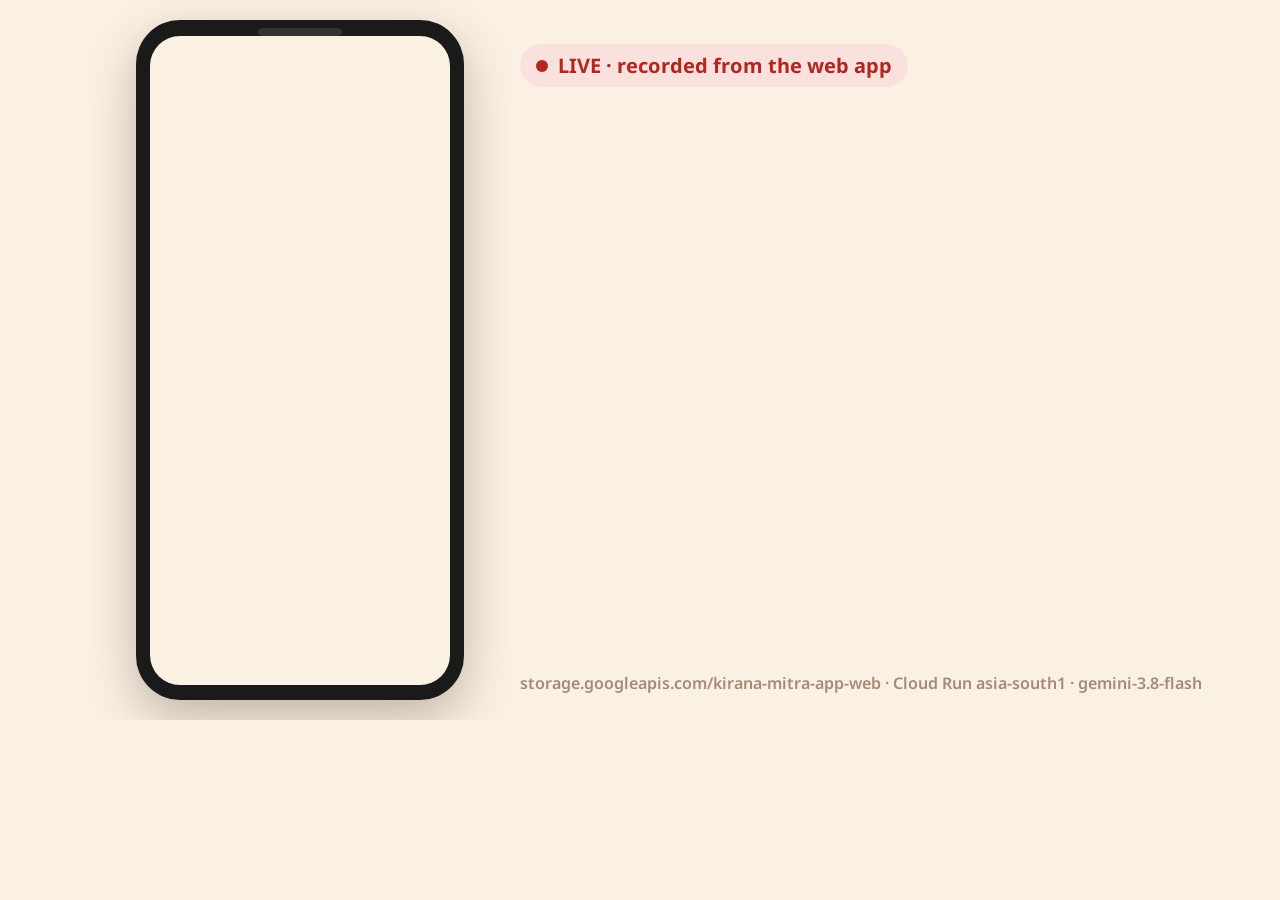
<file: tools/video/pages/backdrop.html>
<!doctype html><html><head><meta charset="utf-8"><title>Backdrop</title><link rel="stylesheet" href="common.css">
<style>
.frame { position: absolute; left: 136px; top: 20px; width: 328px; height: 680px; border-radius: 44px; background: #1A1A1A; box-shadow: 0 18px 50px rgba(42,26,16,.28); }
.frame::after { content: ""; position: absolute; left: 122px; top: 8px; width: 84px; height: 8px; border-radius: 4px; background: #333; }
.screen { position: absolute; left: 150px; top: 36px; width: 300px; height: 649px; border-radius: 30px; background: #FBF1E2; }
.panel { position: absolute; left: 520px; top: 96px; width: 700px; }
.panel h1 { font-size: 46px; margin-top: 16px; line-height: 1.1; } .panel h1 span { color: var(--saffron); }
.panel ul { list-style: none; margin-top: 22px; }
.panel li { font-size: 24px; line-height: 1.35; padding: 8px 0 8px 36px; position: relative; color: var(--ink2); font-weight: 600; }
.panel li::before { content: ""; position: absolute; left: 6px; top: 18px; width: 14px; height: 14px; border-radius: 50%; background: var(--saffron); }
.url { position: absolute; left: 520px; bottom: 26px; font-size: 16px; color: var(--ink-faint); font-weight: 600; }
.step { position: absolute; left: 520px; top: 44px; display: flex; gap: 12px; align-items: center; }
.step .n { font-size: 15px; font-weight: 700; color: var(--ink-faint); letter-spacing: 1px; text-transform: uppercase; }
</style></head><body><div class="stage">
<div class="frame"></div><div class="screen"></div>
<div class="step"><span class="badge live">LIVE · recorded from the web app</span><span class="n" id="step"></span></div>
<div class="panel"><h1 id="title"></h1><ul id="bullets"></ul></div>
<div class="url">storage.googleapis.com/kirana-mitra-app-web · Cloud Run asia-south1 · gemini-3.8-flash</div>
<script>
(function () { var D = window.DATA || {};
  document.getElementById('title').innerHTML = D.title || '';
  document.getElementById('step').textContent = D.step || '';
  var ul = document.getElementById('bullets'); (D.bullets || []).forEach(function (b) { var li = document.createElement('li'); li.innerHTML = b; ul.appendChild(li); });
})();
</script>
</div></body></html>
</file>
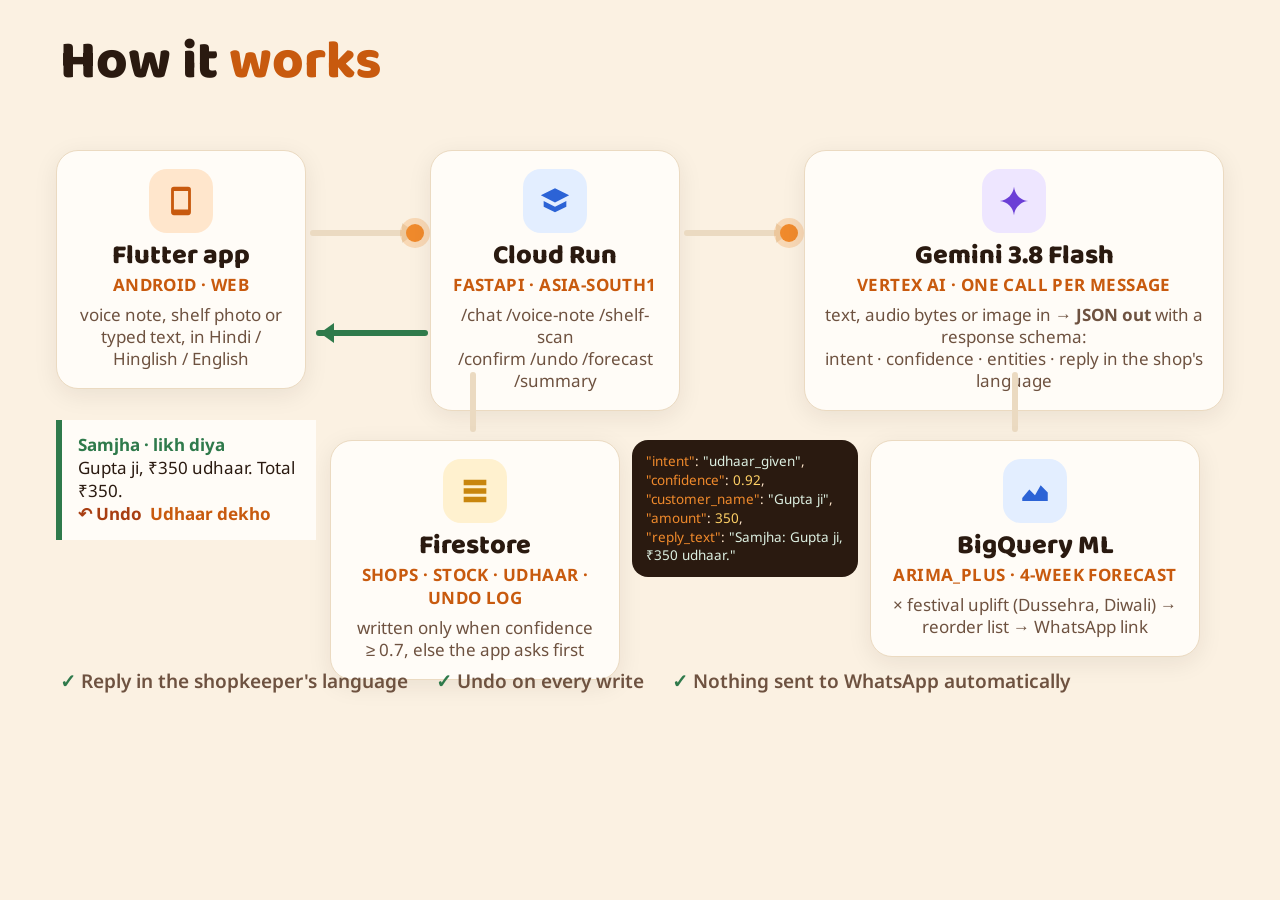
<file: tools/video/pages/howitworks.html>
<!doctype html><html><head><meta charset="utf-8"><title>How it works</title><link rel="stylesheet" href="common.css">
<style>
h1.t { position: absolute; left: 60px; top: 34px; font-size: 54px; }
h1.t span { color: var(--saffron); }
.node { position: absolute; width: 250px; padding: 18px 20px; text-align: center; }
.node .ic { width: 64px; height: 64px; margin: 0 auto 8px; border-radius: 18px; display: grid; place-items: center; }
.node .nm { font-family: "Baloo 2"; font-weight: 800; font-size: 27px; line-height: 1.1; }
.node .sv { font-size: 17px; font-weight: 700; color: var(--saffron); margin-top: 2px; letter-spacing: .4px; text-transform: uppercase; }
.node .ds { font-size: 17px; color: var(--ink-soft); margin-top: 8px; line-height: 1.3; }
.arrow { position: absolute; height: 6px; background: var(--sand); border-radius: 3px; transform-origin: left center; animation: grow .7s ease-out both; animation-delay: var(--d); }
.arrow::after { content: ""; position: absolute; right: -6px; top: -7px; border: 10px solid transparent; border-left: 14px solid var(--sand); }
.arrow.back { background: var(--leaf); } .arrow.back::after { border-left-color: var(--leaf); }
.dot { position: absolute; width: 18px; height: 18px; border-radius: 50%; background: var(--saffron-bright); box-shadow: 0 0 0 6px rgba(240,138,44,.25); animation: travel 1.1s ease-in-out both; animation-delay: var(--d); }
@keyframes grow { from { transform: scaleX(0); opacity: 0; } to { transform: scaleX(1); opacity: 1; } }
@keyframes travel { from { transform: translateX(0); opacity: 1; } to { transform: translateX(var(--dx)); opacity: 1; } }
.json { position: absolute; left: 632px; top: 440px; width: 226px; padding: 12px 14px; background: var(--ink2); color: #FFE6CC; font-size: 13.5px; line-height: 1.4; border-radius: 16px; word-break: break-word; }
.json .k { color: #F08A2C; } .json .s { color: #DDF0E2; } .json .n { color: #FFD166; }
.reply { position: absolute; left: 56px; top: 420px; width: 260px; padding: 14px 16px; background: var(--paper); border-left: 6px solid var(--leaf); font-size: 17px; line-height: 1.35; }
.reply b { color: var(--leaf); }
.foot { position: absolute; left: 60px; bottom: 26px; right: 60px; display: flex; gap: 28px; font-size: 19px; color: var(--ink-soft); font-weight: 600; }
.foot span::before { content: "✓ "; color: var(--leaf); }
.arrowl { position: absolute; height: 6px; background: var(--leaf); border-radius: 3px; transform-origin: right center; animation: grow .7s ease-out both; animation-delay: var(--d); }
.arrowl::before { content: ""; position: absolute; left: -6px; top: -7px; border: 10px solid transparent; border-right: 14px solid var(--leaf); }
.vline { position: absolute; width: 6px; background: var(--sand); border-radius: 3px; transform-origin: top center; animation: growy .6s ease-out both; animation-delay: var(--d); }
@keyframes growy { from { transform: scaleY(0); } to { transform: scaleY(1); } }
</style></head><body><div class="stage">
<h1 class="t a" style="--d:.3s">How it <span>works</span></h1>

<div class="node card a" style="--d:1.2s;left:56px;top:150px">
  <div class="ic" style="background:var(--saffron-tint)"><svg width="34" height="34" viewBox="0 0 24 24" fill="#C85A0E"><path d="M7 2h10a2 2 0 0 1 2 2v16a2 2 0 0 1-2 2H7a2 2 0 0 1-2-2V4a2 2 0 0 1 2-2zm0 3v13h10V5H7zm4 15h2v1h-2z"/></svg></div>
  <div class="nm">Flutter app</div><div class="sv">Android · Web</div>
  <div class="ds">voice note, shelf photo or typed text, in Hindi / Hinglish / English</div>
</div>

<div class="arrow" style="--d:2.6s;left:310px;top:230px;width:110px"></div>
<div class="dot" style="--d:2.9s;--dx:100px;left:306px;top:224px"></div>

<div class="node card a" style="--d:3.6s;left:430px;top:150px">
  <div class="ic" style="background:#E3EEFF"><svg width="34" height="34" viewBox="0 0 24 24" fill="#2C63D6"><path d="M12 3 2 8l10 5 10-5-10-5zm-8 9v4l8 4 8-4v-4l-8 4-8-4z"/></svg></div>
  <div class="nm">Cloud Run</div><div class="sv">FastAPI · asia-south1</div>
  <div class="ds">/chat /voice-note /shelf-scan<br>/confirm /undo /forecast /summary</div>
</div>

<div class="arrow" style="--d:5.0s;left:684px;top:230px;width:110px"></div>
<div class="dot" style="--d:5.3s;--dx:100px;left:680px;top:224px"></div>

<div class="node card a" style="--d:6.0s;left:804px;top:150px;width:420px">
  <div class="ic" style="background:#EEE6FF"><svg width="34" height="34" viewBox="0 0 24 24" fill="#6B3FD6"><path d="M12 2c.6 5.4 4.6 9.4 10 10-5.4.6-9.4 4.6-10 10-.6-5.4-4.6-9.4-10-10 5.4-.6 9.4-4.6 10-10z"/></svg></div>
  <div class="nm">Gemini 3.8 Flash</div><div class="sv">Vertex AI · one call per message</div>
  <div class="ds a" style="--d:7.2s">text, audio bytes or image in → <b>JSON out</b> with a response schema:<br>intent · confidence · entities · reply in the shop's language</div>
</div>

<div class="json a" style="--d:9.2s"><span class="k">"intent"</span>: <span class="s">"udhaar_given"</span>,<br><span class="k">"confidence"</span>: <span class="n">0.92</span>,<br><span class="k">"customer_name"</span>: <span class="s">"Gupta ji"</span>,<br><span class="k">"amount"</span>: <span class="n">350</span>,<br><span class="k">"reply_text"</span>: <span class="s">"Samjha: Gupta ji, ₹350 udhaar."</span></div>

<div class="vline" style="--d:11.2s;left:470px;top:372px;height:60px"></div>
<div class="node card a" style="--d:11.8s;left:330px;top:440px;width:290px">
  <div class="ic" style="background:#FFF1CF"><svg width="34" height="34" viewBox="0 0 24 24" fill="#C8860E"><path d="M4 4h16v4H4zm0 6h16v4H4zm0 6h16v4H4z"/></svg></div>
  <div class="nm">Firestore</div><div class="sv">shops · stock · udhaar · undo log</div>
  <div class="ds">written only when confidence ≥ 0.7, else the app asks first</div>
</div>

<div class="vline" style="--d:13.6s;left:1012px;top:372px;height:60px"></div>
<div class="node card a" style="--d:14.2s;left:870px;top:440px;width:330px">
  <div class="ic" style="background:#E3EEFF"><svg width="34" height="34" viewBox="0 0 24 24" fill="#2C63D6"><path d="M3 17l5-6 4 4 4-7 5 5v6H3z"/></svg></div>
  <div class="nm">BigQuery ML</div><div class="sv">ARIMA_PLUS · 4-week forecast</div>
  <div class="ds">× festival uplift (Dussehra, Diwali) → reorder list → WhatsApp link</div>
</div>

<div class="arrowl" style="--d:16.6s;left:316px;top:330px;width:112px"></div>
<div class="reply a" style="--d:17.6s"><b>Samjha · likh diya</b><br>Gupta ji, ₹350 udhaar. Total ₹350.<br><span style="color:var(--terracotta);font-weight:700">↶ Undo</span>&nbsp;&nbsp;<span style="color:var(--saffron);font-weight:700">Udhaar dekho</span></div>

<div class="foot a" style="--d:19.6s"><span>Reply in the shopkeeper's language</span><span>Undo on every write</span><span>Nothing sent to WhatsApp automatically</span></div>
</div></body></html>
</file>
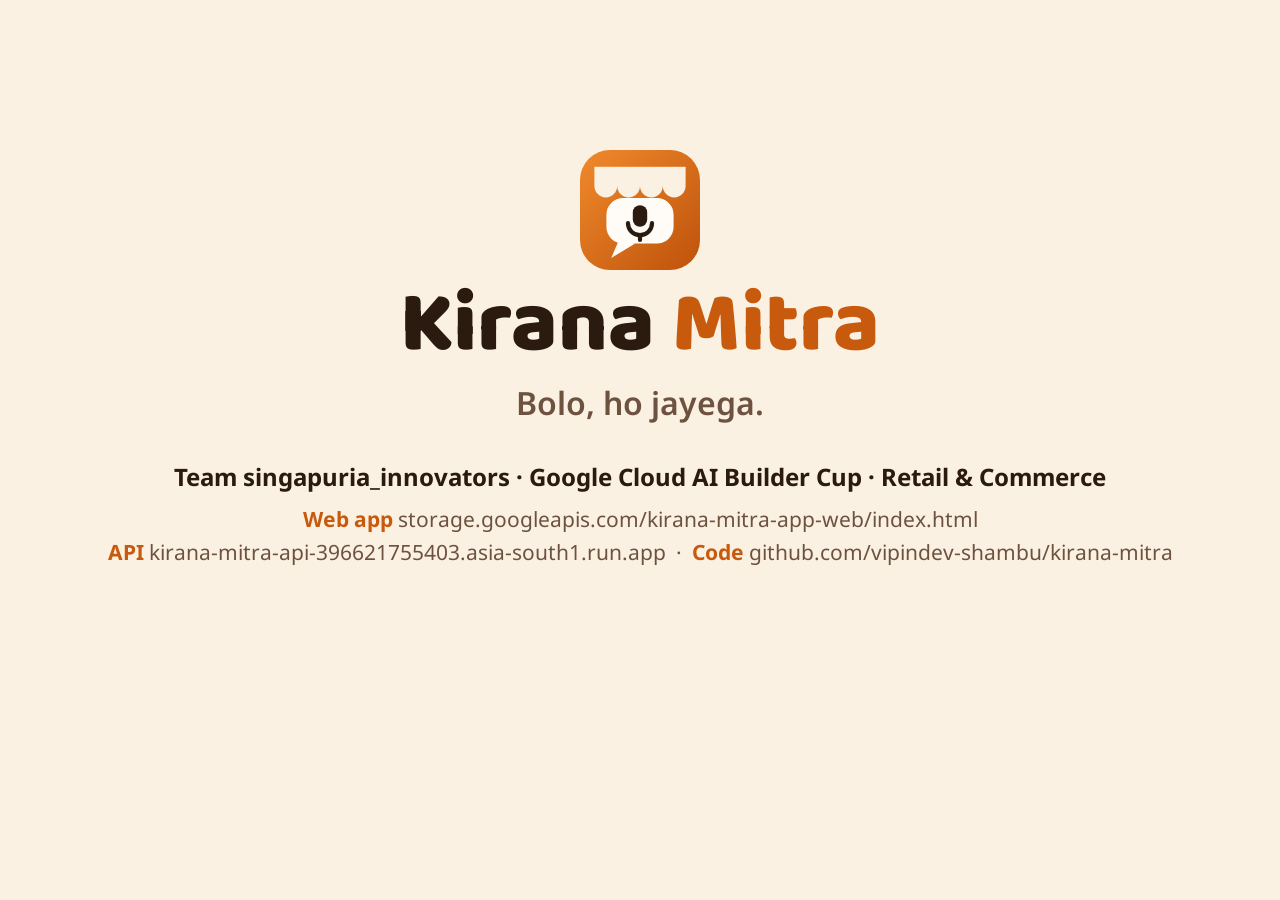
<file: tools/video/pages/results.html>
<!doctype html><html><head><meta charset="utf-8"><title>Results</title><link rel="stylesheet" href="common.css">
<style>
h1.t { position: absolute; left: 60px; top: 40px; font-size: 54px; } h1.t span { color: var(--saffron); }
.sub { position: absolute; left: 62px; top: 104px; font-size: 22px; color: var(--ink-soft); font-weight: 600; }
.tiles { position: absolute; left: 60px; top: 160px; width: 1160px; display: grid; grid-template-columns: repeat(3, 1fr); gap: 22px; }
.tile { padding: 24px 26px; min-height: 170px; }
.tile .big { font-family: "Baloo 2"; font-weight: 800; font-size: 72px; line-height: 1; color: var(--saffron); }
.tile .big small { font-size: 30px; color: var(--ink-soft); font-weight: 700; }
.tile .lb { font-size: 24px; font-weight: 700; margin-top: 6px; }
.tile .nt { font-size: 17px; color: var(--ink-soft); margin-top: 4px; }
.caveat { position: absolute; left: 60px; bottom: 34px; width: 1160px; font-size: 19px; color: var(--ink-soft); line-height: 1.35; }
.close { position: absolute; inset: 0; background: var(--cream); display: flex; flex-direction: column; align-items: center; justify-content: center; gap: 10px; }
.close .logo { width: 120px; height: 120px; }
.close h1 { font-size: 86px; } .close h1 span { color: var(--saffron); }
.close .tag { font-size: 32px; color: var(--ink-soft); font-weight: 600; }
.close .team { margin-top: 26px; font-size: 24px; font-weight: 700; color: var(--ink2); }
.close .links { font-size: 21px; color: var(--ink-soft); line-height: 1.6; text-align: center; }
.close .links b { color: var(--saffron); }
</style></head><body><div class="stage">
<h1 class="t a" style="--d:.3s">On our <span>test sets</span></h1>
<div class="sub a" style="--d:.7s">gemini-3.8-flash on Vertex AI · BigQuery ML · measured 2026-10-18 · docs/submission/performance-report.md</div>
<div class="tiles">
  <div class="tile card a" style="--d:1.2s"><div class="big"><span data-count="96.2" data-dec="1"></span><small>%</small></div><div class="lb">Intent accuracy</div><div class="nt">25 of 26 typed utterances · Hindi, Hinglish, English</div></div>
  <div class="tile card a" style="--d:2.0s"><div class="big"><span data-count="100"></span><small>%</small></div><div class="lb">Entity extraction</div><div class="nt">item, quantity, customer, amount · 26 of 26</div></div>
  <div class="tile card a" style="--d:2.8s"><div class="big"><span data-count="25"></span><small>/26</small></div><div class="lb">Shelf counts exact</div><div class="nt">5 shelf images, 144 units · recall 100%</div></div>
  <div class="tile card a" style="--d:3.6s"><div class="big"><span data-count="11.0" data-dec="1"></span><small>% WAPE</small></div><div class="lb">Forecast error</div><div class="nt">19.6% without the festival uplift · 14-day holdout, 40 items</div></div>
  <div class="tile card a" style="--d:4.4s"><div class="big"><span data-count="2.5" data-dec="1"></span><small>s p50</small></div><div class="lb">Reply time, text entry</div><div class="nt">shelf scan p50 9 s · long tail on the global endpoint</div></div>
  <div class="tile card a" style="--d:5.2s;background:var(--saffron-tint);border-color:var(--saffron-tint)"><div class="big" style="font-size:40px;line-height:1.15;color:var(--ink2)">Voice · photo · forecast · hisaab</div><div class="nt" style="margin-top:10px">all live on Cloud Run today</div></div>
</div>
<div class="caveat a" style="--d:6.4s"><b>Honest caveat:</b> synthetic sales history and synthetic shelf images, small samples (26 utterances, 5 images, one 14-day window), and 6 of the 26 utterances are also few-shot examples. Real shops will score lower; the report says so.</div>

<div class="close a fadein" style="--d:11.0s">
  <div class="logo a pop" style="--d:11.2s"><svg viewBox="0 0 100 100" xmlns="http://www.w3.org/2000/svg"><defs><linearGradient id="lg" x1="0" y1="0" x2="1" y2="1"><stop offset="0" stop-color="#F08A2C"/><stop offset="1" stop-color="#BE520B"/></linearGradient></defs><rect width="100" height="100" rx="25" fill="url(#lg)"/><rect x="12" y="14" width="76" height="16" fill="#FBF1E2"/><g fill="#FBF1E2"><path d="M12 30a9.5 9.5 0 0 0 19 0z"/><path d="M31 30a9.5 9.5 0 0 0 19 0z"/><path d="M50 30a9.5 9.5 0 0 0 19 0z"/><path d="M69 30a9.5 9.5 0 0 0 19 0z"/></g><rect x="22" y="40" width="56" height="38" rx="14" fill="#FFFCF7"/><path d="M32 76 26 90 46 78z" fill="#FFFCF7"/><rect x="44" y="46" width="12" height="18" rx="6" fill="#2A1A10"/><path d="M40 61a10 10 0 0 0 20 0" fill="none" stroke="#2A1A10" stroke-width="3.5" stroke-linecap="round"/><path d="M50 71v4" stroke="#2A1A10" stroke-width="3.5" stroke-linecap="round"/></svg></div>
  <h1 class="a" style="--d:11.5s">Kirana <span>Mitra</span></h1>
  <div class="tag a" style="--d:11.9s">Bolo, ho jayega.</div>
  <div class="team a" style="--d:12.5s">Team singapuria_innovators · Google Cloud AI Builder Cup · Retail &amp; Commerce</div>
  <div class="links a" style="--d:13.0s"><b>Web app</b> storage.googleapis.com/kirana-mitra-app-web/index.html<br><b>API</b> kirana-mitra-api-396621755403.asia-south1.run.app &nbsp;·&nbsp; <b>Code</b> github.com/vipindev-shambu/kirana-mitra</div>
</div>
<script>
// Count-up numbers are driven by the renderer through window.seek(t).
window.seek = function (t) {
  document.querySelectorAll('[data-count]').forEach(function (el) {
    var tile = el.closest('.tile'); var d = parseFloat(getComputedStyle(tile).getPropertyValue('--d')) || 0;
    // static: every frame shows the final value (a count-up read as "6/26" in a still)
    el.textContent = parseFloat(el.dataset.count).toFixed(parseInt(el.dataset.dec || '0'));
  });
};
window.seek(0);
</script>
</div></body></html>
</file>
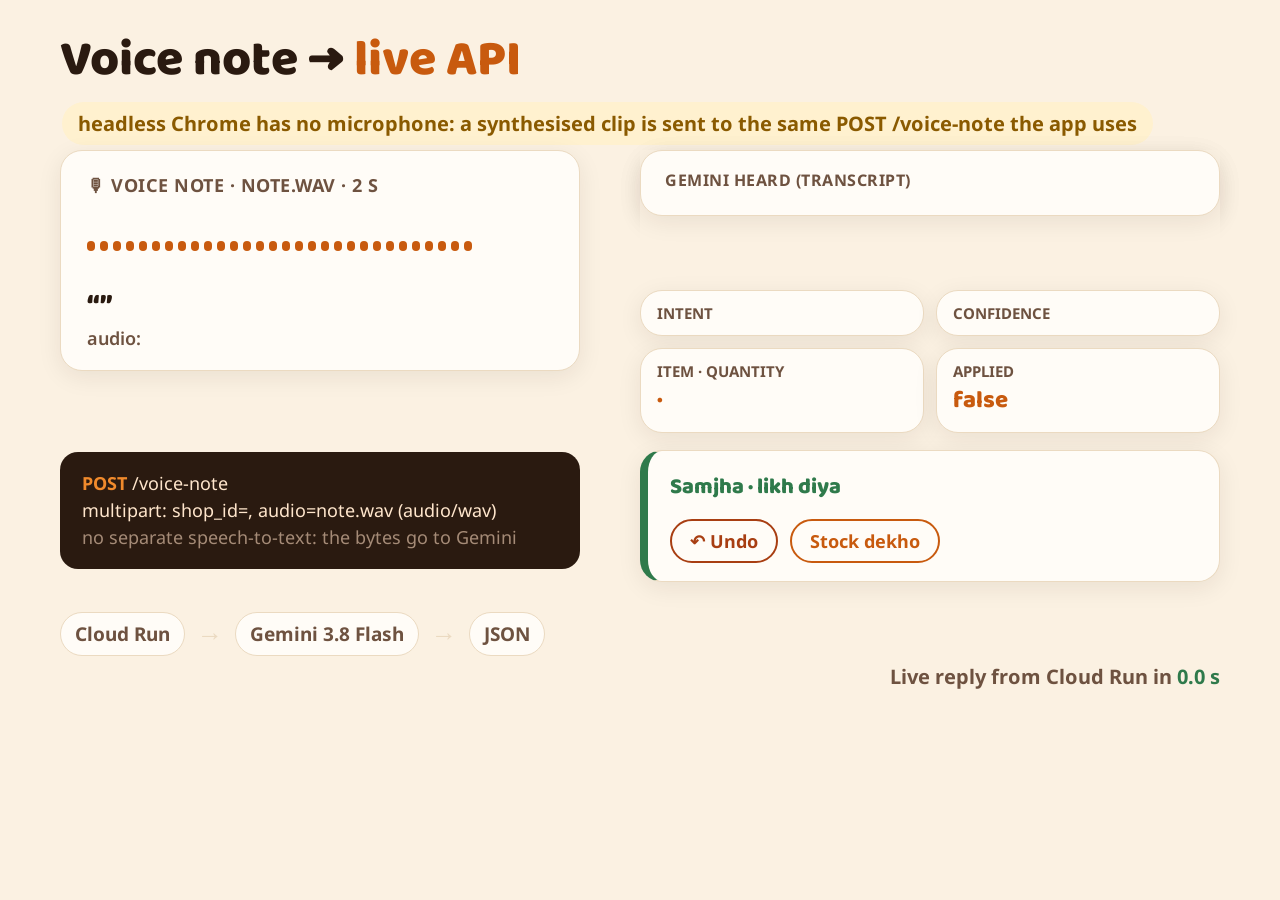
<file: tools/video/pages/voicecard.html>
<!doctype html><html><head><meta charset="utf-8"><title>Voice note</title><link rel="stylesheet" href="common.css">
<style>
h1.t { position: absolute; left: 60px; top: 34px; font-size: 50px; } h1.t span { color: var(--saffron); }
.note { position: absolute; left: 60px; top: 150px; width: 520px; padding: 22px 26px; }
.note .lb { font-size: 18px; font-weight: 700; color: var(--ink-soft); text-transform: uppercase; letter-spacing: .5px; }
.wave { display: flex; align-items: center; gap: 5px; height: 70px; margin: 14px 0 8px; }
.wave i { display: block; width: 8px; border-radius: 4px; background: var(--saffron); height: 12px; animation: bar 2.2s ease-in-out both; animation-delay: calc(var(--d) + var(--i) * .035s); }
@keyframes bar { 0% { height: 10px; } 10% { height: var(--h); } 35% { height: 14px; } 55% { height: var(--h); } 80% { height: 10px; } 100% { height: 10px; } }
.said { font-family: "Baloo 2"; font-weight: 800; font-size: 30px; margin-top: 2px; line-height: 1.15; }
.said small { display: block; font-family: "Noto Sans"; font-weight: 600; font-size: 18px; color: var(--ink-soft); margin-top: 4px; }
.req { position: absolute; left: 60px; top: 452px; width: 520px; padding: 18px 22px; background: var(--ink2); color: #FFE6CC; border-radius: 18px; font-size: 18px; line-height: 1.5; }
.req b { color: var(--saffron-bright); }
.flow { position: absolute; left: 60px; top: 612px; width: 520px; display: flex; align-items: center; gap: 12px; font-size: 19px; font-weight: 700; color: var(--ink-soft); }
.flow .st { padding: 8px 14px; border-radius: 999px; background: var(--paper); border: 1.5px solid var(--sand); }
.flow .ar { color: var(--sand); font-size: 26px; }
.spin { position: absolute; left: 640px; top: 150px; width: 580px; padding: 20px 24px; display: flex; gap: 16px; align-items: center; font-size: 22px; font-weight: 700; color: var(--ink-soft); }
.dots i { display: inline-block; width: 12px; height: 12px; margin-right: 6px; border-radius: 50%; background: var(--saffron); animation: blink 1s infinite; }
.dots i:nth-child(2) { animation-delay: .2s } .dots i:nth-child(3) { animation-delay: .4s }
@keyframes blink { 0%,100% { opacity: .25 } 50% { opacity: 1 } }
.heard { position: absolute; left: 640px; top: 150px; width: 580px; padding: 18px 24px; }
.heard .lb { font-size: 16px; font-weight: 700; color: var(--ink-soft); text-transform: uppercase; letter-spacing: .5px; }
.heard .tx { font-size: 30px; font-weight: 700; margin-top: 6px; font-family: "Noto Sans Devanagari", "Noto Sans"; }
.fields { position: absolute; left: 640px; top: 290px; width: 580px; display: grid; grid-template-columns: 1fr 1fr; gap: 12px; }
.f { padding: 12px 16px; } .f .k { font-size: 15px; color: var(--ink-soft); font-weight: 700; text-transform: uppercase; } .f .v { font-size: 24px; font-weight: 800; font-family: "Baloo 2"; color: var(--saffron); }
.reply { position: absolute; left: 640px; top: 450px; width: 580px; padding: 18px 22px; border-left: 8px solid var(--leaf); }
.reply .h { color: var(--leaf); font-weight: 800; font-size: 22px; font-family: "Baloo 2"; }
.reply .tx { font-size: 21px; line-height: 1.4; margin-top: 6px; font-family: "Noto Sans", "Noto Sans Devanagari"; }
.btns { display: flex; gap: 12px; margin-top: 14px; } .btn { padding: 8px 18px; border-radius: 999px; border: 2px solid var(--terracotta); color: var(--terracotta); font-weight: 700; font-size: 18px; }
.btn.s { border-color: var(--saffron); color: var(--saffron); }
.lat { position: absolute; right: 60px; bottom: 30px; font-size: 20px; font-weight: 700; color: var(--ink-soft); }
.lat b { color: var(--leaf); }
</style></head><body><div class="stage">
<h1 class="t a" style="--d:.2s">Voice note → <span>live API</span></h1>
<div class="badge api abs a" style="--d:.6s;left:62px;top:102px">headless Chrome has no microphone: a synthesised clip is sent to the same POST /voice-note the app uses</div>

<div class="note card a" style="--d:.9s"><div class="lb">🎙 Voice note · note.wav · 2 s</div>
  <div class="wave" id="wave"></div>
  <div class="said">“<span id="said"></span>”<small id="src"></small></div></div>

<div class="req a" style="--d:2.9s"><b>POST</b> /voice-note<br>multipart: shop_id=<span id="shop"></span>, audio=note.wav (audio/wav)<br><span style="color:#A58B77">no separate speech-to-text: the bytes go to Gemini</span></div>
<div class="flow a" style="--d:3.3s"><span class="st">Cloud Run</span><span class="ar">→</span><span class="st">Gemini 3.8 Flash</span><span class="ar">→</span><span class="st">JSON</span></div>

<div class="spin card a" style="--d:3.4s"><span class="dots"><i></i><i></i><i></i></span>Gemini sun raha hai…</div>
<div class="abs a fadein" style="--d:var(--reply);left:640px;top:150px;width:580px;height:140px;background:var(--cream)"></div>
<div class="heard card a" style="--d:var(--reply)"><div class="lb">Gemini heard (transcript)</div><div class="tx" id="transcript"></div></div>
<div class="fields">
  <div class="f card a" style="--d:calc(var(--reply) + .5s)"><div class="k">intent</div><div class="v" id="intent"></div></div>
  <div class="f card a" style="--d:calc(var(--reply) + .8s)"><div class="k">confidence</div><div class="v" id="conf"></div></div>
  <div class="f card a" style="--d:calc(var(--reply) + 1.1s)"><div class="k">item · quantity</div><div class="v" id="item"></div></div>
  <div class="f card a" style="--d:calc(var(--reply) + 1.4s)"><div class="k">applied</div><div class="v" id="applied"></div></div>
</div>
<div class="reply card a" style="--d:calc(var(--reply) + 2.2s)"><div class="h">Samjha · likh diya</div><div class="tx" id="reply"></div><div class="btns"><span class="btn">↶ Undo</span><span class="btn s">Stock dekho</span></div></div>
<div class="lat a" style="--d:calc(var(--reply) + 3.0s)">Live reply from Cloud Run in <b id="lat"></b></div>
<script>
(function () {
  var D = window.DATA || {}; var r = D.reply || {};
  var w = document.getElementById('wave'); var hs = [24,40,58,46,62,30,50,66,38,54,70,44,32,58,48,64,36,26,52,60,40,30,56,44,62,34,48,28,40,20];
  hs.forEach(function (h, i) { var b = document.createElement('i'); b.style.setProperty('--h', h + 'px'); b.style.setProperty('--i', i); b.style.setProperty('--d', '0.9s'); w.appendChild(b); });
  document.getElementById('said').textContent = D.text || '';
  document.getElementById('src').textContent = 'audio: ' + (D.audio_source || '');
  document.getElementById('shop').textContent = D.shop_id || '';
  document.getElementById('transcript').textContent = r.transcript || '';
  document.getElementById('intent').textContent = r.intent || '';
  document.getElementById('conf').textContent = r.confidence != null ? r.confidence.toFixed(2) : '';
  var it = (r.entities && r.entities.items && r.entities.items[0]) || {};
  document.getElementById('item').textContent = (it.name || '') + ' · ' + (it.quantity != null ? Math.round(it.quantity) : '') + ' ' + (it.unit || '');
  document.getElementById('applied').textContent = r.applied ? 'true ✓' : 'false';
  document.getElementById('reply').textContent = r.reply_text || '';
  document.getElementById('lat').textContent = (D.seconds || 0).toFixed(1) + ' s';
  document.documentElement.style.setProperty('--reply', (D.reply_at || 7) + 's');
})();
</script>
</div></body></html>
</file>
<file: tools/video/pages/common.css>
/* Kirana Mitra video pages: palette from docs/design/handoff.md, fonts from app/fonts (OFL). */
@font-face { font-family: "Baloo 2"; src: url("/app/fonts/Baloo2[wght].ttf") format("truetype"); font-weight: 400 800; }
@font-face { font-family: "Noto Sans"; src: url("/app/fonts/NotoSans[wdth,wght].ttf") format("truetype"); font-weight: 100 900; }
@font-face { font-family: "Noto Sans Devanagari"; src: url("/app/fonts/NotoSansDevanagari[wdth,wght].ttf") format("truetype"); font-weight: 100 900; }
:root {
  --saffron: #C85A0E; --saffron-bright: #F08A2C; --saffron-tint: #FFE6CC; --brand: #E8742B;
  --terracotta: #A83E12; --cream: #FBF1E2; --paper: #FFFCF7; --sand: #EBDAC1;
  --ink: #1A1A1A; --ink2: #2A1A10; --ink-soft: #6E5240; --ink-faint: #A58B77;
  --leaf: #2F7A4B; --leaf-tint: #DDF0E2; --mirchi: #B3261E; --mirchi-tint: #FBE1DE;
  --haldi: #E9A826; --haldi-tint: #FFF1CF; --haldi-text: #8A5A00; --whatsapp: #1FA855;
}
* { box-sizing: border-box; margin: 0; padding: 0; }
html, body { width: 1280px; height: 720px; overflow: hidden; background: var(--cream); color: var(--ink2);
  font-family: "Noto Sans", "Noto Sans Devanagari", sans-serif; }
.stage { position: relative; width: 1280px; height: 720px; overflow: hidden; }
h1, h2, h3, .baloo { font-family: "Baloo 2", "Noto Sans Devanagari", sans-serif; font-weight: 800; line-height: 1.05; }
.abs { position: absolute; }
.badge { display: inline-flex; align-items: center; gap: 10px; padding: 8px 16px; border-radius: 999px; font-weight: 700; font-size: 20px; }
.badge.live { background: var(--mirchi-tint); color: var(--mirchi); }
.badge.live::before { content: ""; width: 12px; height: 12px; border-radius: 50%; background: var(--mirchi); }
.badge.api { background: var(--haldi-tint); color: var(--haldi-text); }
.card { background: var(--paper); border: 1.5px solid var(--sand); border-radius: 22px; box-shadow: 0 6px 24px rgba(42,26,16,.08); }
.mono { font-family: "SF Mono", Menlo, Consolas, monospace; }
/* Animation helpers: every element with class .a animates once; --d sets its start time (s). */
.a { animation: fadeup .6s cubic-bezier(.2,.8,.2,1) both; animation-delay: var(--d, 0s); }
.a.pop { animation-name: pop; }
.a.fadein { animation-name: fadein; }
.a.slideleft { animation-name: slideleft; }
.a.out { animation: fadeout .5s ease both; animation-delay: var(--d, 0s); }
@keyframes fadeup { from { opacity: 0; transform: translateY(22px); } to { opacity: 1; transform: none; } }
@keyframes fadein { from { opacity: 0; } to { opacity: 1; } }
@keyframes fadeout { from { opacity: 1; } to { opacity: 0; } }
@keyframes pop { 0% { opacity: 0; transform: scale(.6); } 70% { transform: scale(1.06); } 100% { opacity: 1; transform: none; } }
@keyframes slideleft { from { opacity: 0; transform: translateX(40px); } to { opacity: 1; transform: none; } }
/* a group that appears, then disappears: --d start, --o end */
/* a scene group: enters at --d, leaves at --o (exit uses fill-mode forwards only, so it is inert before --o) */
.scene { animation: fadein .6s ease both var(--d, 0s), fadeout .5s ease forwards var(--o, 9999s); }
</file>
